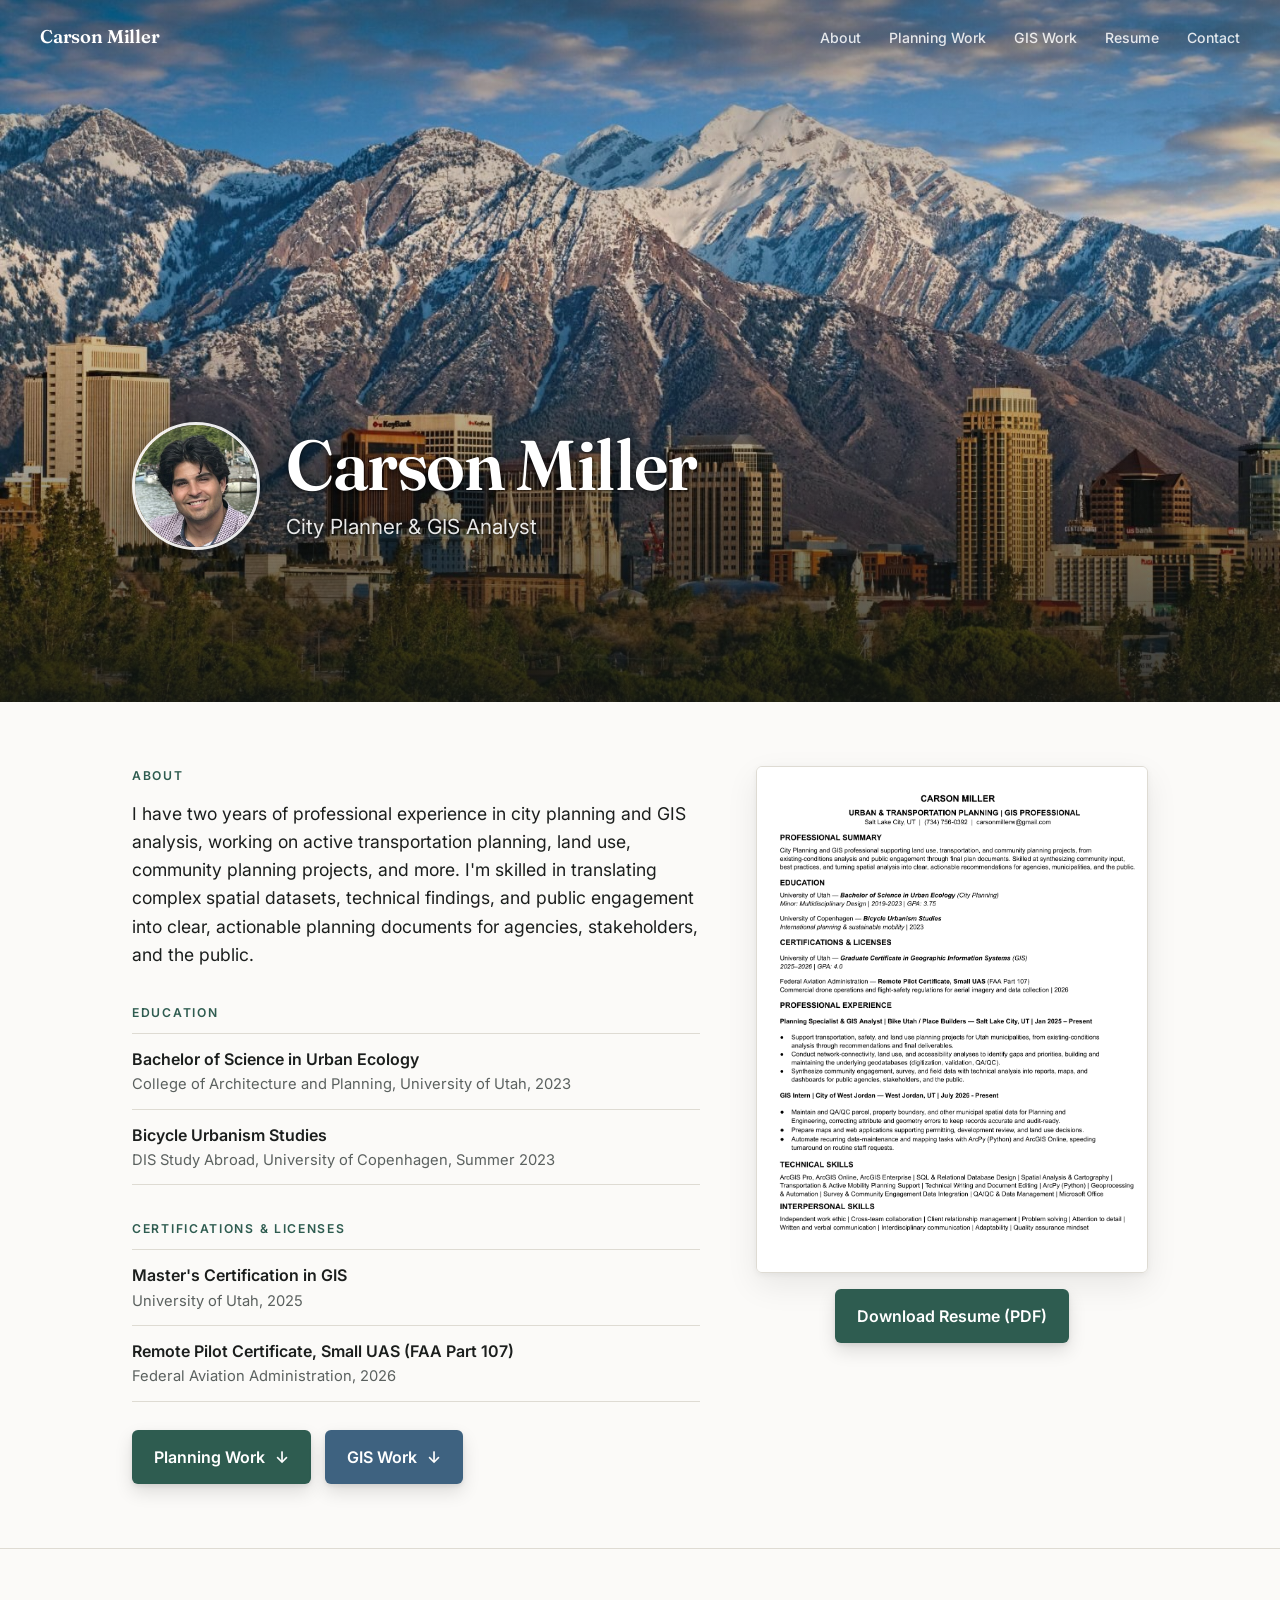
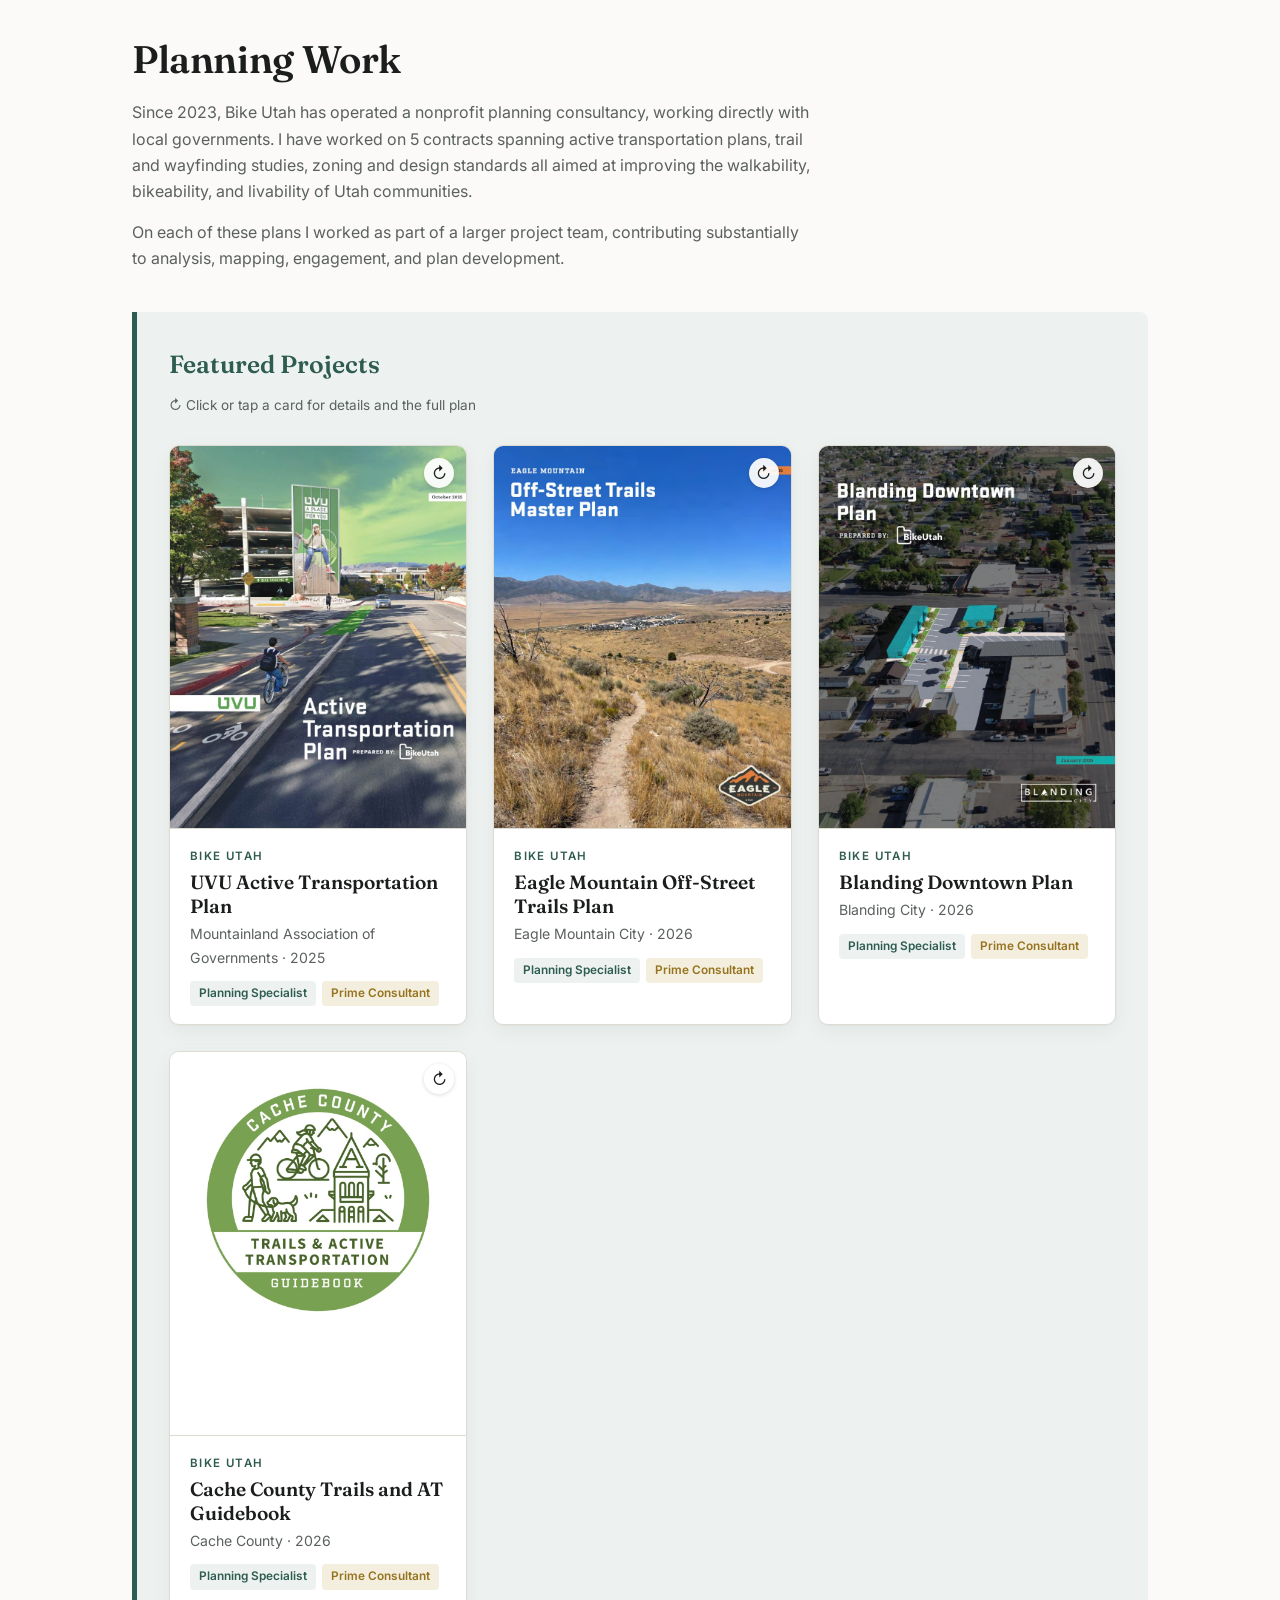
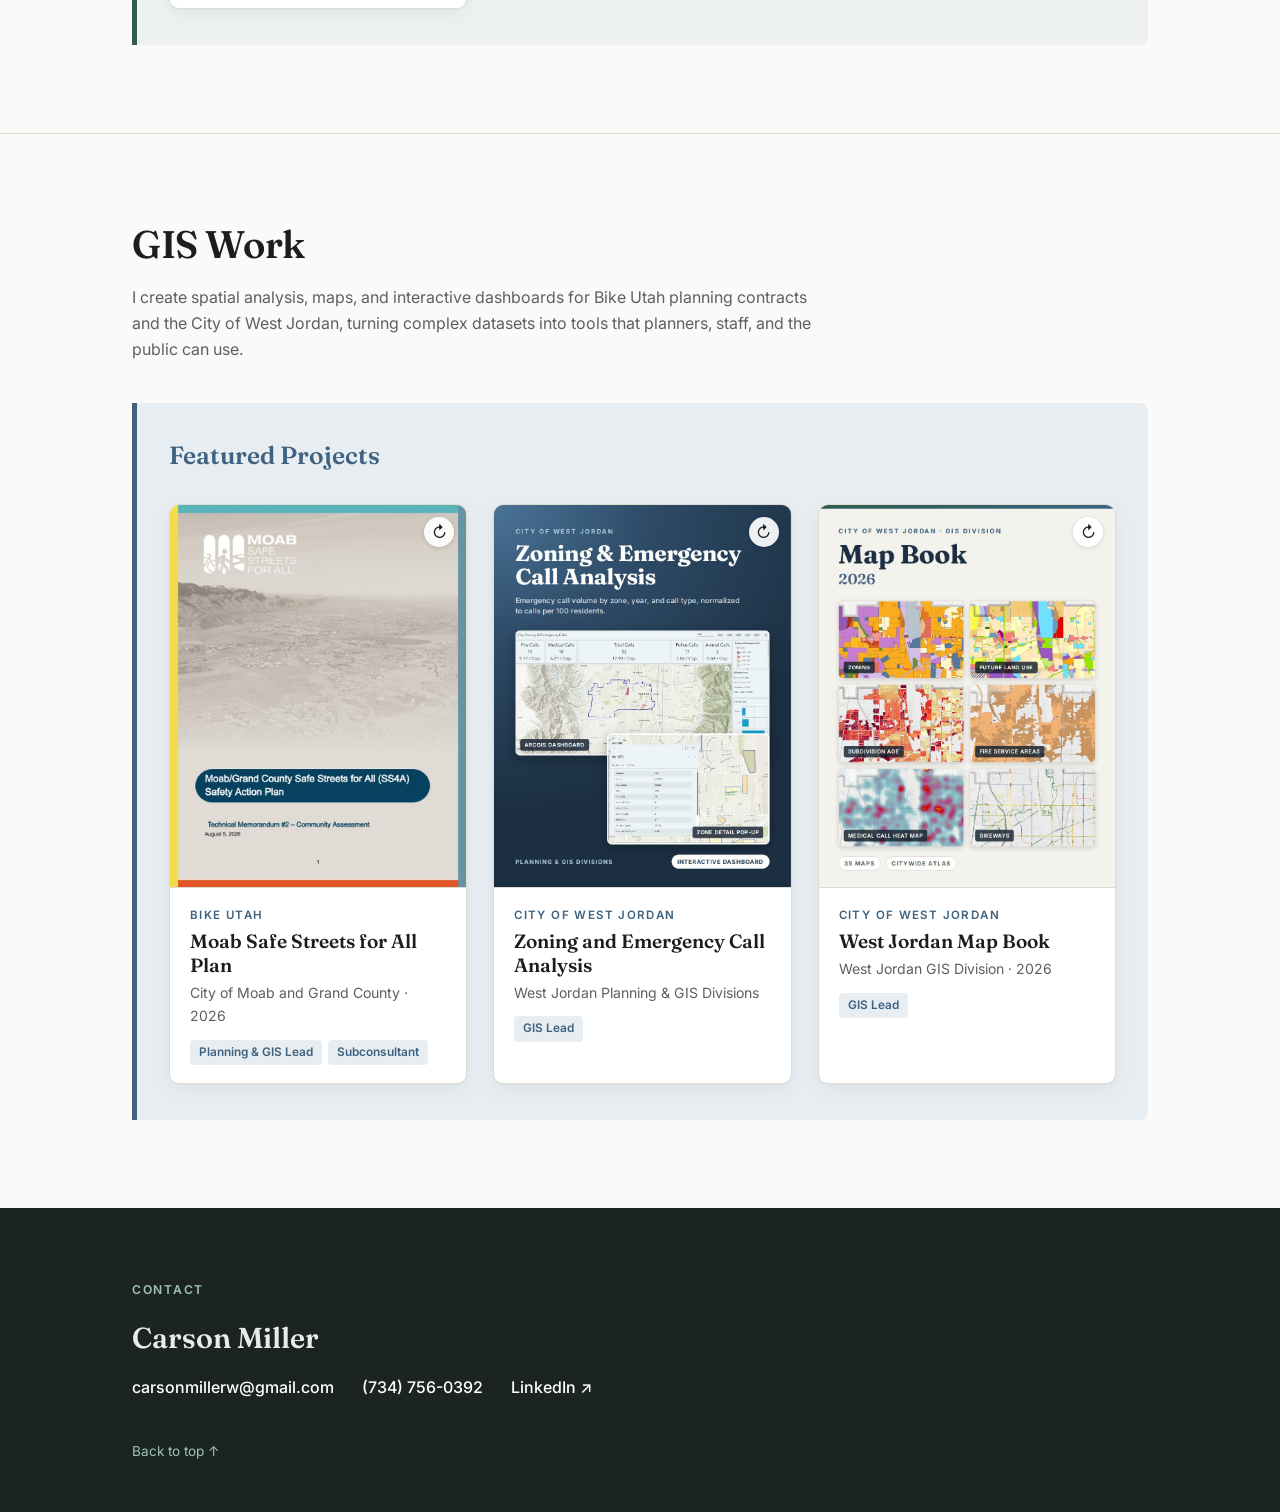
<file: index.html>
<!DOCTYPE html>
<html lang="en">
<head>
<meta charset="UTF-8">
<meta name="viewport" content="width=device-width, initial-scale=1.0">
<title>Carson Miller — City Planner &amp; GIS Analyst</title>
<meta name="description" content="Portfolio of Carson Miller, Planning Specialist and GIS Analyst at Bike Utah and the City of West Jordan, Utah.">
<meta property="og:title" content="Carson Miller — Portfolio">
<meta property="og:description" content="Planning Specialist and GIS Analyst at Bike Utah and the City of West Jordan, Utah.">
<meta property="og:image" content="https://carsonwmiller.github.io/Portfolio/assets/img/hero-slc-skyline.jpg">
<meta property="og:url" content="https://carsonwmiller.github.io/Portfolio/">
<meta property="og:type" content="website">
<meta name="twitter:card" content="summary_large_image">
<link rel="stylesheet" href="assets/css/style.css">
</head>
<body>

<header class="site-nav" id="siteNav">
  <div class="wrap">
    <a class="site-name" href="#top">Carson Miller</a>
    <button class="nav-toggle" id="navToggle" aria-label="Toggle menu" aria-expanded="false" aria-controls="siteNavLinks">
      <span></span><span></span><span></span>
    </button>
    <nav id="siteNavLinks">
      <a href="#about">About</a>
      <a href="#planning">Planning Work</a>
      <a href="#gis">GIS Work</a>
      <a href="#resume">Resume</a>
      <a href="#contact">Contact</a>
    </nav>
  </div>
</header>

<section class="hero" id="top">
  <img src="assets/img/hero-slc-skyline.jpg" alt="Downtown Salt Lake City skyline with the snow-capped Wasatch Mountains behind it">
  <div class="hero-content">
    <div class="wrap">
      <div class="hero-id">
        <img class="hero-photo" src="assets/img/headshot.jpg" alt="Carson Miller">
        <div>
          <h1>Carson Miller</h1>
          <div class="role">City Planner &amp; GIS Analyst</div>
        </div>
      </div>
    </div>
  </div>
</section>

<main>

  <section class="tight" id="about">
    <div class="wrap">
      <div class="about-grid">
        <div>
          <div class="eyebrow">About</div>
          <p class="lead">I have two years of professional experience in city planning and GIS analysis, working on active transportation planning, land use, community planning projects, and more. I'm skilled in translating complex spatial datasets, technical findings, and public engagement into clear, actionable planning documents for agencies, stakeholders, and the public.</p>

          <div class="eyebrow edu-title">Education</div>
          <ul class="degree-list">
            <li>
              <div class="degree-name">Bachelor of Science in Urban Ecology</div>
              <div class="degree-school">College of Architecture and Planning, University of Utah, 2023</div>
            </li>
            <li>
              <div class="degree-name">Bicycle Urbanism Studies</div>
              <div class="degree-school">DIS Study Abroad, University of Copenhagen, Summer 2023</div>
            </li>
          </ul>

          <div class="eyebrow edu-title">Certifications &amp; Licenses</div>
          <ul class="degree-list">
            <li>
              <div class="degree-name">Master's Certification in GIS</div>
              <div class="degree-school">University of Utah, 2025</div>
            </li>
            <li>
              <div class="degree-name">Remote Pilot Certificate, Small UAS (FAA Part 107)</div>
              <div class="degree-school">Federal Aviation Administration, 2026</div>
            </li>
          </ul>

          <div class="btn-row">
            <a class="btn btn-green" href="#planning">Planning Work <span aria-hidden="true">↓</span></a>
            <a class="btn btn-blue" href="#gis">GIS Work <span aria-hidden="true">↓</span></a>
          </div>
        </div>

        <div class="resume-col" id="resume">
          <a href="assets/resume/Carson-Miller-Resume.pdf" target="_blank" rel="noopener">
            <img class="resume-image" src="assets/img/resume-page1.png" alt="Carson Miller's resume">
          </a>
          <div class="resume-actions">
            <a class="btn btn-green" href="assets/resume/Carson-Miller-Resume.pdf" download>Download Resume (PDF)</a>
          </div>
        </div>
      </div>
    </div>
  </section>

  <!-- ================= PLANNING WORK ================= -->
  <section class="section-divide" id="planning">
    <div class="wrap">
      <h2>Planning Work</h2>
      <p class="muted measure">Since 2023, Bike Utah has operated a nonprofit planning consultancy, working directly with local governments. I have worked on 5 contracts spanning active transportation plans, trail and wayfinding studies, zoning and design standards all aimed at improving the walkability, bikeability, and livability of Utah communities.</p>
      <p class="muted measure">On each of these plans I worked as part of a larger project team, contributing substantially to analysis, mapping, engagement, and plan development.</p>

      <div class="cat-block">
        <div class="cat-title">Featured Projects</div>
        <p class="card-hint" id="cardHint">↻ Click or tap a card for details and the full plan</p>
        <div class="proj-grid">

          <!-- UVU -->
          <div class="flip-card" tabindex="0" role="button" aria-label="Utah Valley University Active Transportation Plan — show details">
            <div class="proj-inner">
              <div class="proj-face proj-front">
                <img class="proj-photo cover" src="assets/img/plan-uvu-main.jpg" alt="Cover of the UVU Active Transportation Plan showing a cyclist on a green bike lane near campus">
                <span class="flip-hint" aria-hidden="true">↻</span>
                <div class="proj-front-body">
                  <div class="proj-org">Bike Utah</div>
                  <div class="proj-name">UVU Active Transportation Plan</div>
                  <div class="proj-meta">Mountainland Association of Governments · 2025</div>
                  <div class="proj-tags"><span class="role-tag">Planning Specialist</span><span class="role-tag alt">Prime Consultant</span></div>
                </div>
              </div>
              <div class="proj-face proj-back">
                <img class="proj-photo" src="assets/img/plan-uvu-secondary.jpg" alt="Map of recommended bike loop, multi-use paths, and crossings on the UVU campus">
                <div class="proj-back-body">
                  <div class="proj-back-title">UVU Active Transportation Plan</div>
                  <ul class="proj-desc-list">
                    <li>Campus-wide Active Transportation Plan linking UVU, surrounding neighborhoods, and regional transit</li>
                    <li>Evaluates walking and biking conditions on campus and across the network</li>
                    <li>Identifies major barriers to active commuting</li>
                    <li>Infrastructure and program strategies for students, faculty, staff, and visitors</li>
                  </ul>
                  <div class="proj-links"><a class="proj-link" href="plans/uvu.html">View Full Plan →</a></div>
                </div>
              </div>
            </div>
          </div>

          <!-- Eagle Mountain -->
          <div class="flip-card" tabindex="0" role="button" aria-label="Eagle Mountain Off-Street Trails Plan — show details">
            <div class="proj-inner">
              <div class="proj-face proj-front">
                <img class="proj-photo cover" src="assets/img/plan-eaglemountain-cover.jpg" alt="Cover of the Eagle Mountain Off-Street Trails Master Plan">
                <span class="flip-hint" aria-hidden="true">↻</span>
                <div class="proj-front-body">
                  <div class="proj-org">Bike Utah</div>
                  <div class="proj-name">Eagle Mountain Off-Street Trails Plan</div>
                  <div class="proj-meta">Eagle Mountain City · 2026</div>
                  <div class="proj-tags"><span class="role-tag">Planning Specialist</span><span class="role-tag alt">Prime Consultant</span></div>
                </div>
              </div>
              <div class="proj-face proj-back">
                <img class="proj-photo" src="assets/img/plan-eaglemountain-secondary.jpg" alt="Trail network map of Lower Hidden Valley in Eagle Mountain">
                <div class="proj-back-body">
                  <div class="proj-back-title">Eagle Mountain Off-Street Trails Plan</div>
                  <ul class="proj-desc-list">
                    <li>Off-street trails master plan focused on Hidden Hollow and surrounding public lands</li>
                    <li>Field-based assessment of the existing trail system</li>
                    <li>Identifies safety, drainage, erosion, connectivity, and signage issues</li>
                    <li>Recommendations to improve conditions and expand access for all trail users</li>
                    <li>Evaluated the city's bike park; proposed skill-area and expansion upgrades</li>
                  </ul>
                  <div class="proj-links"><a class="proj-link" href="plans/eagle-mountain.html">View Full Plan →</a></div>
                </div>
              </div>
            </div>
          </div>

          <!-- Blanding -->
          <div class="flip-card" tabindex="0" role="button" aria-label="Blanding Downtown Plan — show details">
            <div class="proj-inner">
              <div class="proj-face proj-front">
                <img class="proj-photo cover" src="assets/img/plan-blanding-cover.jpg" alt="Cover of the Blanding Downtown Plan">
                <span class="flip-hint" aria-hidden="true">↻</span>
                <div class="proj-front-body">
                  <div class="proj-org">Bike Utah</div>
                  <div class="proj-name">Blanding Downtown Plan</div>
                  <div class="proj-meta">Blanding City · 2026</div>
                  <div class="proj-tags"><span class="role-tag">Planning Specialist</span><span class="role-tag alt">Prime Consultant</span></div>
                </div>
              </div>
              <div class="proj-face proj-back">
                <img class="proj-photo" src="assets/img/plan-blanding-secondary.jpg" alt="Aerial rendering of a proposed downtown Blanding block with infill building, midblock walkway, and parking">
                <div class="proj-back-body">
                  <div class="proj-back-title">Blanding Downtown Plan</div>
                  <ul class="proj-desc-list">
                    <li>Recommendations to make downtown more walkable and vibrant</li>
                    <li>Street redesigns, downtown zoning code, wayfinding and street amenities</li>
                    <li>Branding and marketing recommendations</li>
                    <li>Existing conditions analysis</li>
                    <li>Community workshop for engagement</li>
                  </ul>
                  <div class="proj-links"><a class="proj-link" href="plans/blanding.html">View Full Plan →</a></div>
                </div>
              </div>
            </div>
          </div>

          <!-- Cache County -->
          <div class="flip-card" tabindex="0" role="button" aria-label="Cache County Trails and Active Transportation Guidebook — show details">
            <div class="proj-inner">
              <div class="proj-face proj-front">
                <img class="proj-photo cover logo" src="assets/img/plan-cache-logo.jpg" alt="Cache County Trails and Active Transportation Guidebook logo">
                <span class="flip-hint" aria-hidden="true">↻</span>
                <div class="proj-front-body">
                  <div class="proj-org">Bike Utah</div>
                  <div class="proj-name">Cache County Trails and AT Guidebook</div>
                  <div class="proj-meta">Cache County · 2026</div>
                  <div class="proj-tags"><span class="role-tag">Planning Specialist</span><span class="role-tag alt">Prime Consultant</span></div>
                </div>
              </div>
              <div class="proj-face proj-back">
                <img class="proj-photo logo" src="assets/img/plan-cache-logo.jpg" alt="">
                <div class="proj-back-body">
                  <div class="proj-back-title">Cache County Trails and AT Guidebook</div>
                  <ul class="proj-desc-list">
                    <li>Guidebook for municipalities to support implementation of AT facilities</li>
                    <li>More consistent design standards for municipalities to follow</li>
                    <li>Context-sensitive standards aligned with Cache County's unique characteristics</li>
                    <li>Model ordinances and policy tools</li>
                    <li>Hosted 3 community workshops</li>
                  </ul>
                  <div class="proj-links"><span class="proj-status">Ongoing Project</span></div>
                </div>
              </div>
            </div>
          </div>

        </div>
      </div>
    </div>
  </section>

  <!-- ================= GIS WORK ================= -->
  <section class="section-divide" id="gis">
    <div class="wrap">
      <h2>GIS Work</h2>
      <p class="muted measure">I create spatial analysis, maps, and interactive dashboards for Bike Utah planning contracts and the City of West Jordan, turning complex datasets into tools that planners, staff, and the public can use.</p>

      <div class="cat-block cat-blue">
        <div class="cat-title">Featured Projects</div>
        <div class="proj-grid">

          <!-- Moab -->
          <div class="flip-card" tabindex="0" role="button" aria-label="Moab Safe Streets for All Plan — show details">
            <div class="proj-inner">
              <div class="proj-face proj-front">
                <img class="proj-photo cover" src="assets/img/plan-moab-cover.jpg" alt="Cover of the Moab/Grand County Safe Streets for All Safety Action Plan community assessment memo">
                <span class="flip-hint" aria-hidden="true">↻</span>
                <div class="proj-front-body">
                  <div class="proj-org">Bike Utah</div>
                  <div class="proj-name">Moab Safe Streets for All Plan</div>
                  <div class="proj-meta">City of Moab and Grand County · 2026</div>
                  <div class="proj-tags"><span class="role-tag">Planning &amp; GIS Lead</span><span class="role-tag alt">Subconsultant</span></div>
                </div>
              </div>
              <div class="proj-face proj-back">
                <img class="proj-photo" src="assets/img/plan-moab-secondary.jpg" alt="Equity Priority Index map of Moab and Grand County">
                <div class="proj-back-body">
                  <div class="proj-back-title">Moab Safe Streets for All Plan</div>
                  <ul class="proj-desc-list">
                    <li>Community assessment for the Moab/Grand County SS4A Safety Action Plan</li>
                    <li>Built an Equity Priority Index (WFRC method) from 2020 Census blocks and 2024 ACS data</li>
                    <li>Level of Traffic Stress and gap analysis of bike lanes, sidewalks, and crossings</li>
                    <li>Travel shed analysis showing how planned corridor improvements expand walking and biking access to neighborhood and regional centers</li>
                  </ul>
                  <div class="proj-links">
                    <a class="proj-link" href="plans/moab-memo.html">View Full Plan →</a>
                  </div>
                </div>
              </div>
            </div>
          </div>

          <!-- Emergency calls -->
          <div class="flip-card" tabindex="0" role="button" aria-label="Zoning and Emergency Call Analysis — show details">
            <div class="proj-inner">
              <div class="proj-face proj-front">
                <img class="proj-photo cover" src="assets/img/plan-zoning-cover.jpg" alt="Cover for the Zoning and Emergency Call Analysis showing the ArcGIS Dashboard and a zone detail pop-up">
                <span class="flip-hint" aria-hidden="true">↻</span>
                <div class="proj-front-body">
                  <div class="proj-org">City of West Jordan</div>
                  <div class="proj-name">Zoning and Emergency Call Analysis</div>
                  <div class="proj-meta">West Jordan Planning &amp; GIS Divisions</div>
                  <div class="proj-tags"><span class="role-tag">GIS Lead</span></div>
                </div>
              </div>
              <div class="proj-face proj-back">
                <img class="proj-photo" src="assets/img/plan-zoning-secondary.jpg" alt="City Zoning and Emergency Calls ArcGIS Dashboard with call totals, per-capita rates, map, and calls by type">
                <div class="proj-back-body">
                  <div class="proj-back-title">Zoning and Emergency Call Analysis</div>
                  <ul class="proj-desc-list">
                    <li>Compared emergency call volume across zoning areas for the Planning Division</li>
                    <li>Built custom study-area polygons and clipped call data to each zone</li>
                    <li>Estimated zone populations from census block data</li>
                    <li>Calls per 100 residents, by year and call type</li>
                    <li>Interactive ArcGIS Dashboard built for non-GIS staff</li>
                  </ul>
                  <div class="proj-links">
                    <a class="proj-link" href="https://west-jordan-city.maps.arcgis.com/apps/dashboards/5d0755e8b1f54883b22e8482d01b4936" target="_blank" rel="noopener">Open Live Dashboard ↗</a>
                    <a class="proj-link" href="plans/westjordan-emergency.html">Project Workflow →</a>
                  </div>
                </div>
              </div>
            </div>
          </div>

          <!-- Map book -->
          <div class="flip-card" tabindex="0" role="button" aria-label="West Jordan Map Book — show details">
            <div class="proj-inner">
              <div class="proj-face proj-front">
                <img class="proj-photo cover" src="assets/img/plan-mapbook-cover.jpg" alt="Cover for the West Jordan Map Book 2026 showing six maps from the book">
                <span class="flip-hint" aria-hidden="true">↻</span>
                <div class="proj-front-body">
                  <div class="proj-org">City of West Jordan</div>
                  <div class="proj-name">West Jordan Map Book</div>
                  <div class="proj-meta">West Jordan GIS Division · 2026</div>
                  <div class="proj-tags"><span class="role-tag">GIS Lead</span></div>
                </div>
              </div>
              <div class="proj-face proj-back">
                <img class="proj-photo" src="assets/img/plan-mapbook-secondary.jpg" alt="Zoning map of West Jordan from the 2026 Map Book">
                <div class="proj-back-body">
                  <div class="proj-back-title">West Jordan Map Book</div>
                  <ul class="proj-desc-list">
                    <li>2026 citywide reference atlas of 35 maps for city staff</li>
                    <li>Organized by land use, utilities, schools, emergency services, transportation, public works, and districts</li>
                    <li>Includes zoning, future land use, FEMA flood zones, and liquefaction potential</li>
                    <li>2025 medical and fire call maps and heat maps, plus fire station service areas</li>
                    <li>Consistent cartographic template across every map</li>
                  </ul>
                  <div class="proj-links"><a class="proj-link" href="plans/westjordan-map-book.html">View Full Map Book →</a></div>
                </div>
              </div>
            </div>
          </div>

        </div>
      </div>
    </div>
  </section>

</main>

<footer class="contact-footer" id="contact">
  <div class="wrap">
    <div class="eyebrow">Contact</div>
    <div class="contact-name">Carson Miller</div>
    <div class="contact-lines">
      <a href="mailto:carsonmillerw@gmail.com">carsonmillerw@gmail.com</a>
      <a href="tel:+17347560392">(734) 756-0392</a>
      <a href="https://www.linkedin.com/in/carson-miller-039444268/" target="_blank" rel="noopener">LinkedIn ↗</a>
    </div>
    <a class="back-to-top" href="#top">Back to top ↑</a>
  </div>
</footer>

<script>
  const hint = document.getElementById('cardHint');
  function flip(card) {
    document.querySelectorAll('.flip-card.flipped').forEach(c => { if (c !== card) c.classList.remove('flipped'); });
    card.classList.toggle('flipped');
    if (hint) hint.classList.add('hidden');
  }
  document.querySelectorAll('.flip-card').forEach(card => {
    card.addEventListener('click', e => { if (!e.target.closest('a')) flip(card); });
    card.addEventListener('keydown', e => {
      if ((e.key === 'Enter' || e.key === ' ') && !e.target.closest('a')) { e.preventDefault(); flip(card); }
    });
  });

  const nav = document.getElementById('siteNav');
  const onScroll = () => nav.classList.toggle('scrolled', window.scrollY > window.innerHeight * 0.5);
  window.addEventListener('scroll', onScroll, {passive:true});
  onScroll();

  const navToggle = document.getElementById('navToggle');
  const navLinks = document.getElementById('siteNavLinks');
  navToggle.addEventListener('click', () => {
    const open = navLinks.classList.toggle('open');
    navToggle.classList.toggle('open', open);
    navToggle.setAttribute('aria-expanded', open);
    nav.classList.add('scrolled');
  });
  navLinks.querySelectorAll('a').forEach(a => a.addEventListener('click', () => {
    navLinks.classList.remove('open');
    navToggle.classList.remove('open');
    navToggle.setAttribute('aria-expanded', 'false');
  }));
</script>

</body>
</html>
</file>
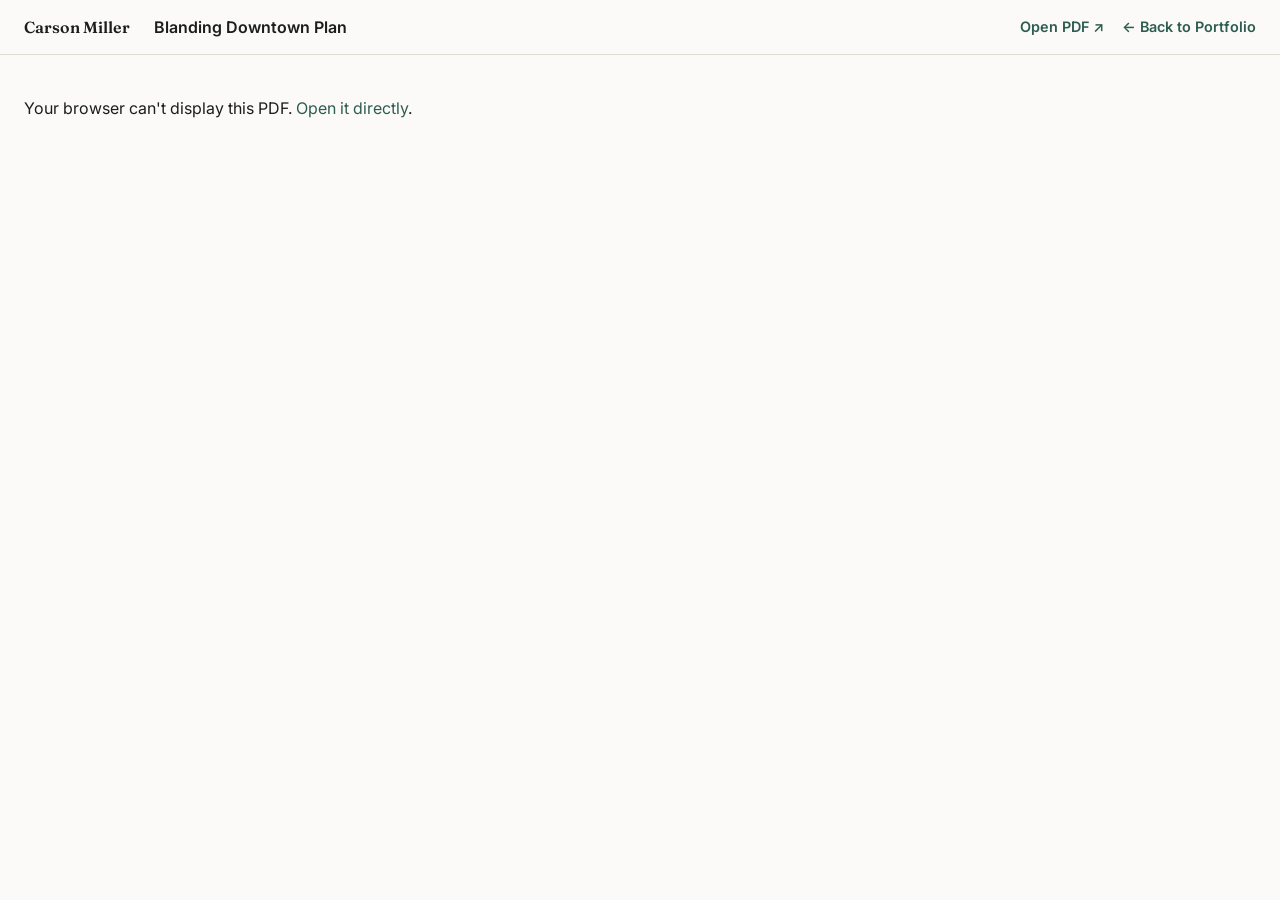
<file: plans/blanding.html>
<!DOCTYPE html>
<html lang="en">
<head>
<meta charset="UTF-8">
<meta name="viewport" content="width=device-width, initial-scale=1.0">
<title>Blanding Downtown Plan — Carson Miller</title>
<link rel="stylesheet" href="../assets/css/style.css">
</head>
<body class="plan-page">
<header class="plan-header">
  <a class="plan-site-name" href="../index.html">Carson Miller</a>
  <div class="plan-title">Blanding Downtown Plan</div>
  <div class="plan-actions"><a href="../assets/plans/blanding-downtown.pdf" target="_blank" rel="noopener">Open PDF ↗</a><a href="../index.html#planning">← Back to Portfolio</a></div>
</header>
<object class="plan-embed" data="../assets/plans/blanding-downtown.pdf#view=FitH" type="application/pdf"><p style="padding:40px 24px;">Your browser can't display this PDF. <a href="../assets/plans/blanding-downtown.pdf">Open it directly</a>.</p></object>
</body>
</html>
</file>
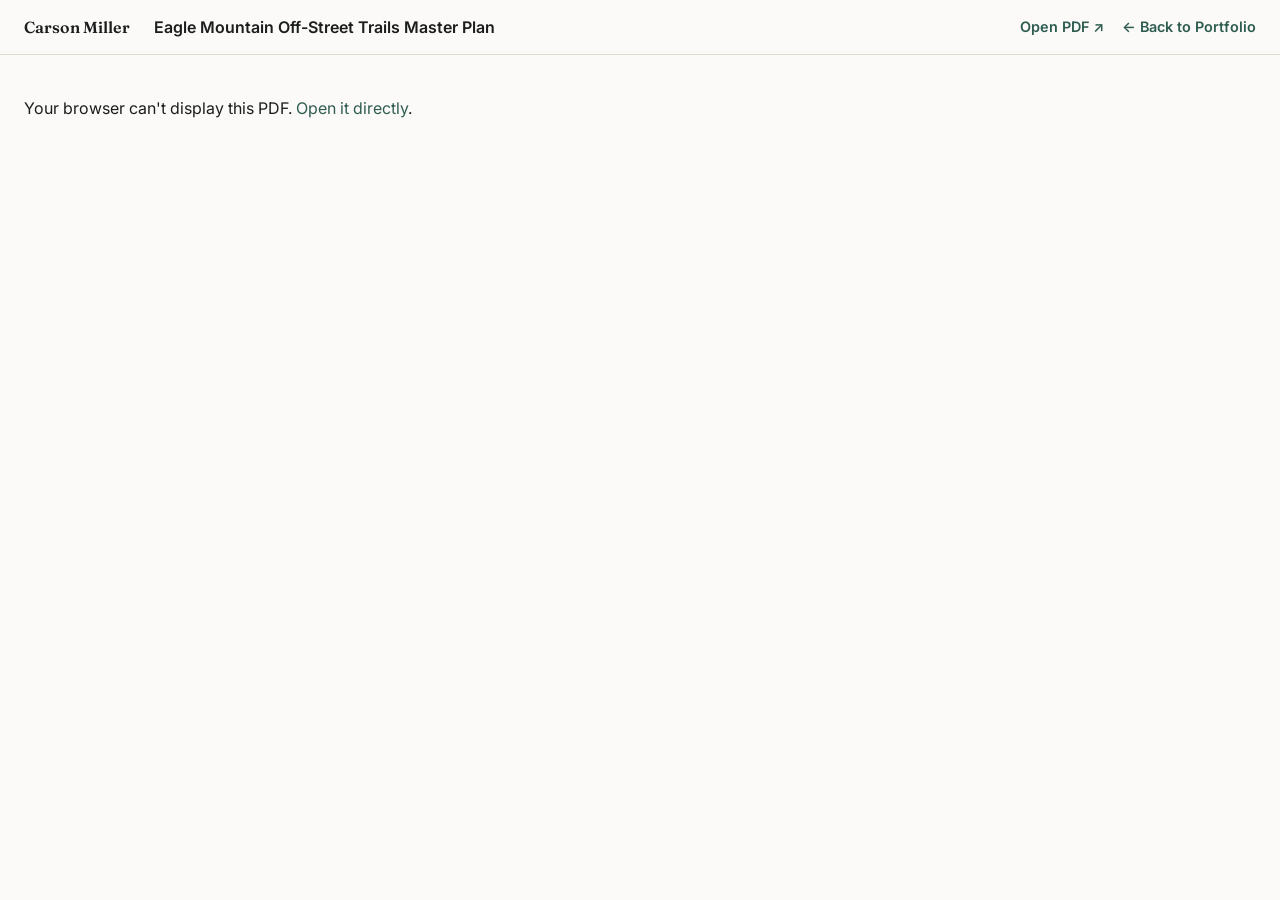
<file: plans/eagle-mountain.html>
<!DOCTYPE html>
<html lang="en">
<head>
<meta charset="UTF-8">
<meta name="viewport" content="width=device-width, initial-scale=1.0">
<title>Eagle Mountain Off-Street Trails Master Plan — Carson Miller</title>
<link rel="stylesheet" href="../assets/css/style.css">
</head>
<body class="plan-page">
<header class="plan-header">
  <a class="plan-site-name" href="../index.html">Carson Miller</a>
  <div class="plan-title">Eagle Mountain Off-Street Trails Master Plan</div>
  <div class="plan-actions"><a href="../assets/plans/eagle-mountain-trails.pdf" target="_blank" rel="noopener">Open PDF ↗</a><a href="../index.html#planning">← Back to Portfolio</a></div>
</header>
<object class="plan-embed" data="../assets/plans/eagle-mountain-trails.pdf#view=FitH" type="application/pdf"><p style="padding:40px 24px;">Your browser can't display this PDF. <a href="../assets/plans/eagle-mountain-trails.pdf">Open it directly</a>.</p></object>
</body>
</html>
</file>
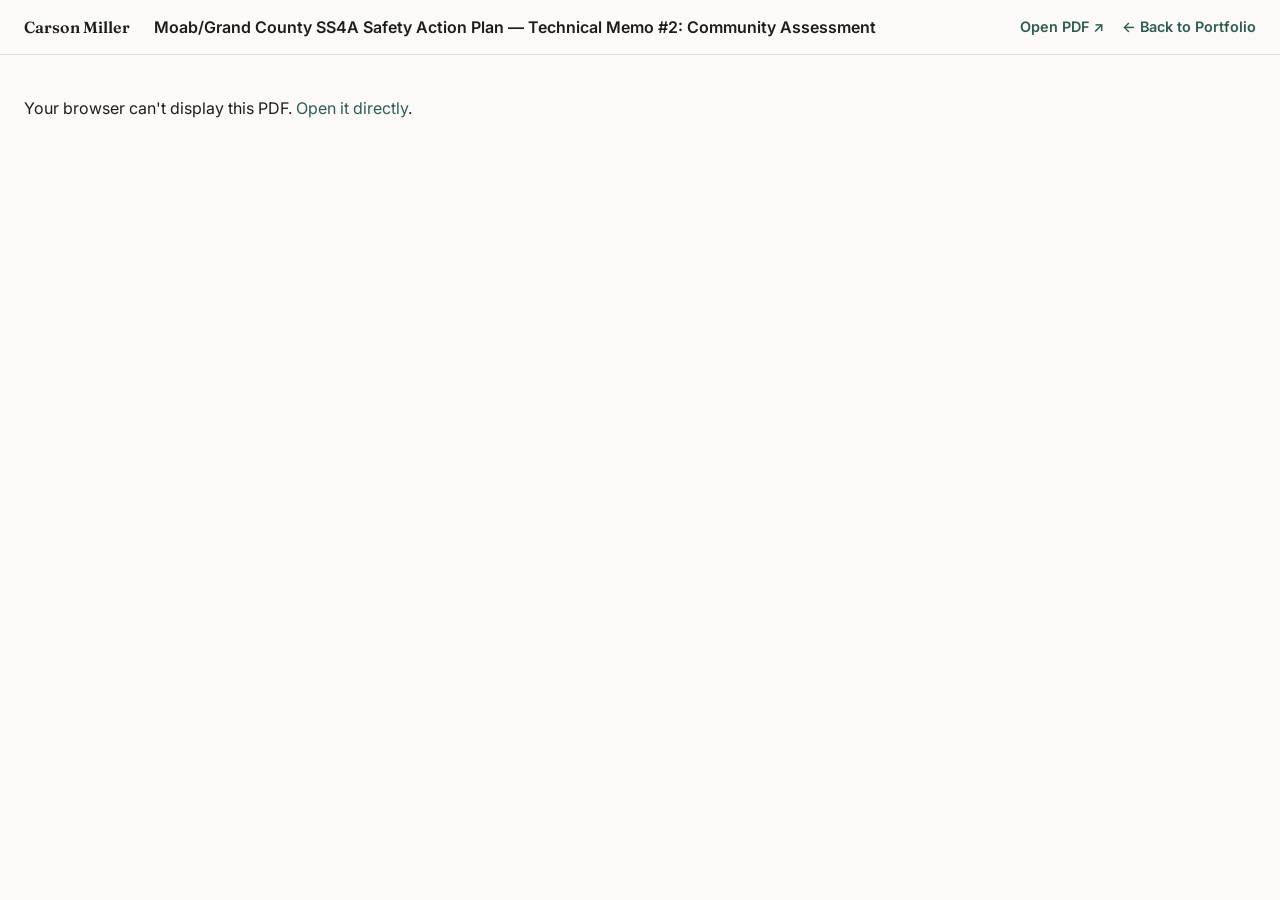
<file: plans/moab-memo.html>
<!DOCTYPE html>
<html lang="en">
<head>
<meta charset="UTF-8">
<meta name="viewport" content="width=device-width, initial-scale=1.0">
<title>Moab/Grand County SS4A Safety Action Plan — Technical Memo #2: Community Assessment — Carson Miller</title>
<link rel="stylesheet" href="../assets/css/style.css">
</head>
<body class="plan-page">
<header class="plan-header">
  <a class="plan-site-name" href="../index.html">Carson Miller</a>
  <div class="plan-title">Moab/Grand County SS4A Safety Action Plan — Technical Memo #2: Community Assessment</div>
  <div class="plan-actions"><a href="../assets/plans/moab-ss4a-memo2.pdf" target="_blank" rel="noopener">Open PDF ↗</a><a href="../index.html#gis">← Back to Portfolio</a></div>
</header>
<object class="plan-embed" data="../assets/plans/moab-ss4a-memo2.pdf#view=FitH" type="application/pdf"><p style="padding:40px 24px;">Your browser can't display this PDF. <a href="../assets/plans/moab-ss4a-memo2.pdf">Open it directly</a>.</p></object>
</body>
</html>
</file>
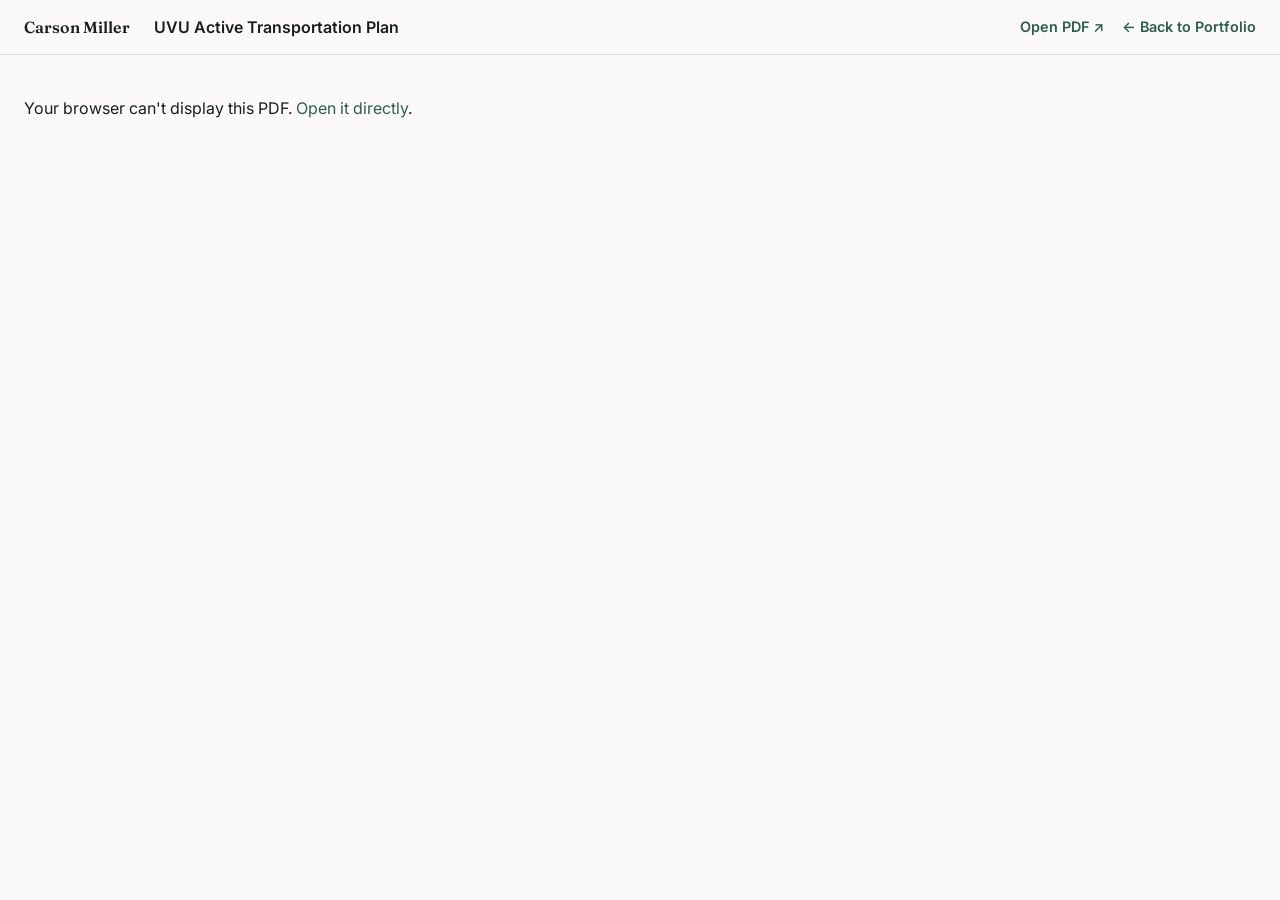
<file: plans/uvu.html>
<!DOCTYPE html>
<html lang="en">
<head>
<meta charset="UTF-8">
<meta name="viewport" content="width=device-width, initial-scale=1.0">
<title>UVU Active Transportation Plan — Carson Miller</title>
<link rel="stylesheet" href="../assets/css/style.css">
</head>
<body class="plan-page">
<header class="plan-header">
  <a class="plan-site-name" href="../index.html">Carson Miller</a>
  <div class="plan-title">UVU Active Transportation Plan</div>
  <div class="plan-actions"><a href="../assets/plans/uvu-atp.pdf" target="_blank" rel="noopener">Open PDF ↗</a><a href="../index.html#planning">← Back to Portfolio</a></div>
</header>
<object class="plan-embed" data="../assets/plans/uvu-atp.pdf#view=FitH" type="application/pdf"><p style="padding:40px 24px;">Your browser can't display this PDF. <a href="../assets/plans/uvu-atp.pdf">Open it directly</a>.</p></object>
</body>
</html>
</file>
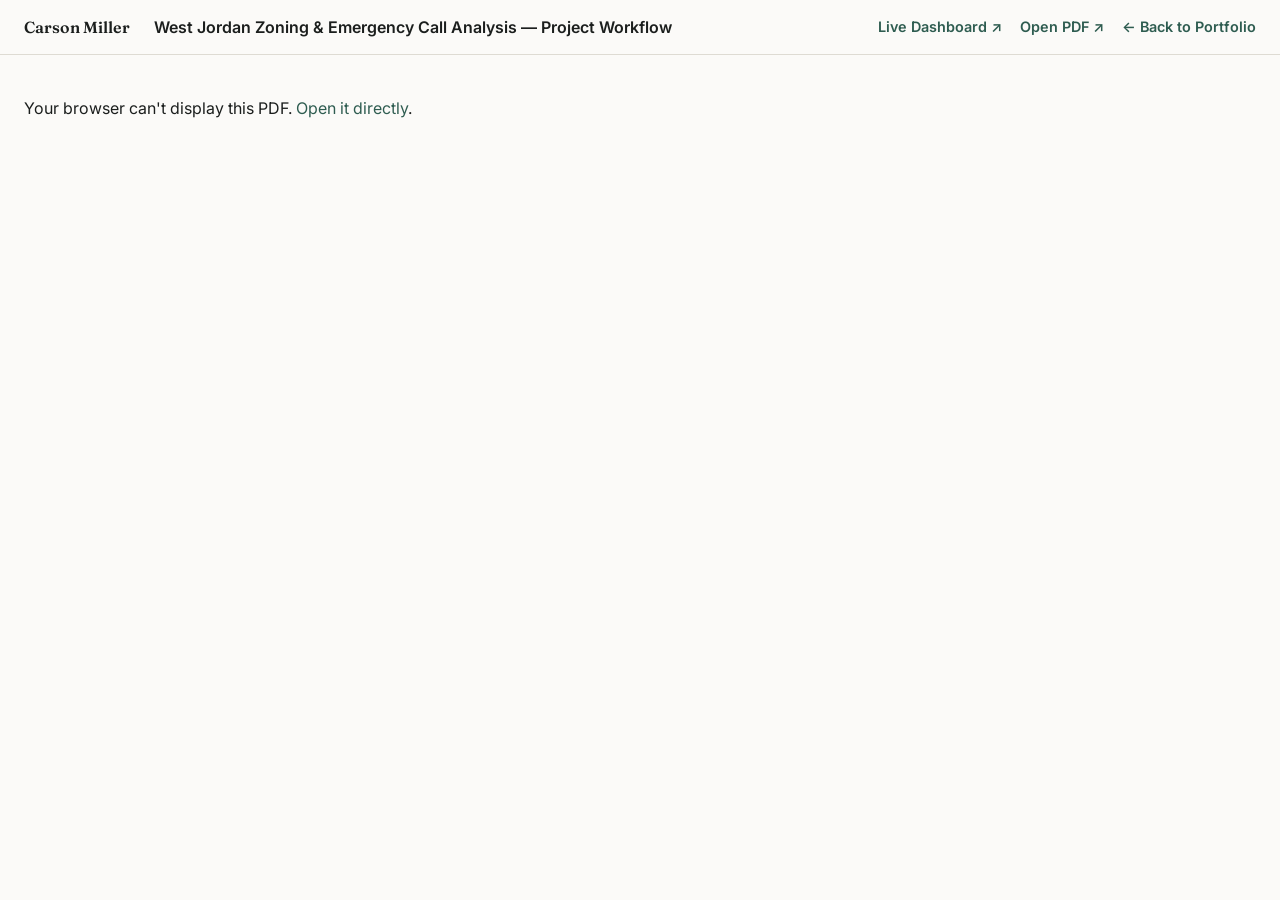
<file: plans/westjordan-emergency.html>
<!DOCTYPE html>
<html lang="en">
<head>
<meta charset="UTF-8">
<meta name="viewport" content="width=device-width, initial-scale=1.0">
<title>West Jordan Zoning &amp; Emergency Call Analysis — Project Workflow — Carson Miller</title>
<link rel="stylesheet" href="../assets/css/style.css">
</head>
<body class="plan-page">
<header class="plan-header">
  <a class="plan-site-name" href="../index.html">Carson Miller</a>
  <div class="plan-title">West Jordan Zoning &amp; Emergency Call Analysis — Project Workflow</div>
  <div class="plan-actions"><a href="https://west-jordan-city.maps.arcgis.com/apps/dashboards/5d0755e8b1f54883b22e8482d01b4936" target="_blank" rel="noopener">Live Dashboard ↗</a><a href="../assets/plans/westjordan-emergency-calls.pdf" target="_blank" rel="noopener">Open PDF ↗</a><a href="../index.html#gis">← Back to Portfolio</a></div>
</header>
<object class="plan-embed" data="../assets/plans/westjordan-emergency-calls.pdf#view=FitH" type="application/pdf"><p style="padding:40px 24px;">Your browser can't display this PDF. <a href="../assets/plans/westjordan-emergency-calls.pdf">Open it directly</a>.</p></object>
</body>
</html>
</file>
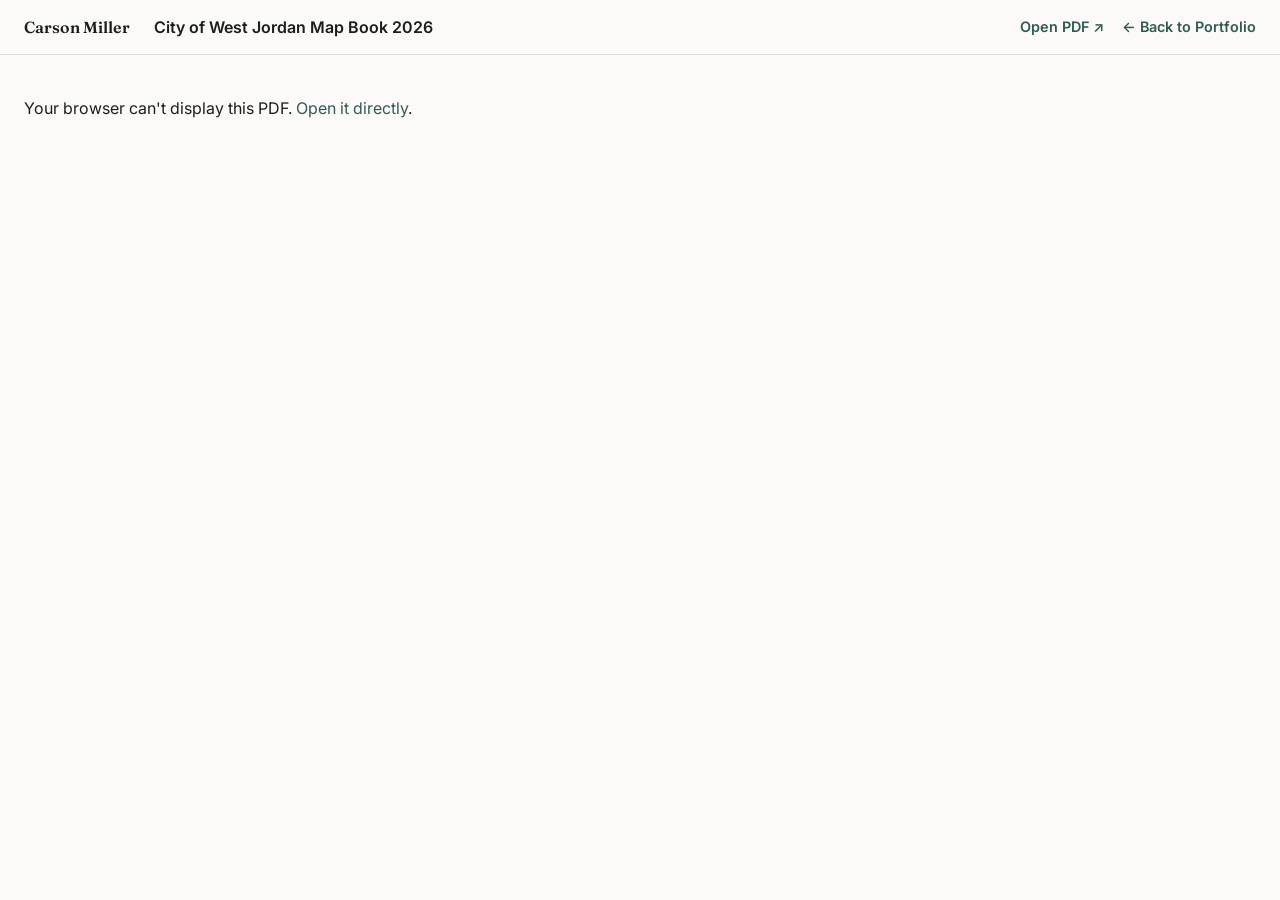
<file: plans/westjordan-map-book.html>
<!DOCTYPE html>
<html lang="en">
<head>
<meta charset="UTF-8">
<meta name="viewport" content="width=device-width, initial-scale=1.0">
<title>City of West Jordan Map Book 2026 — Carson Miller</title>
<link rel="stylesheet" href="../assets/css/style.css">
</head>
<body class="plan-page">
<header class="plan-header">
  <a class="plan-site-name" href="../index.html">Carson Miller</a>
  <div class="plan-title">City of West Jordan Map Book 2026</div>
  <div class="plan-actions"><a href="../assets/plans/westjordan-map-book.pdf" target="_blank" rel="noopener">Open PDF ↗</a><a href="../index.html#gis">← Back to Portfolio</a></div>
</header>
<object class="plan-embed" data="../assets/plans/westjordan-map-book.pdf#view=FitH" type="application/pdf"><p style="padding:40px 24px;">Your browser can't display this PDF. <a href="../assets/plans/westjordan-map-book.pdf">Open it directly</a>.</p></object>
</body>
</html>
</file>
<file: assets/css/style.css>
@import url('https://fonts.googleapis.com/css2?family=Fraunces:opsz,wght@9..144,400;9..144,600;9..144,700&family=Inter:wght@400;500;600;700&display=swap');

:root{
  --bg:#FBFAF8;
  --surface:#FFFFFF;
  --ink:#1B1E1D;
  --ink-soft:#5B615F;
  --line:#DEDBD3;
  --accent:#2E5C50;
  --accent-soft:#EDF2F0;
  --blue:#3E6280;
  --blue-soft:#E7EDF1;
  --gold:#96731E;
  --gold-soft:#F3EEDD;
  --max:1080px;
  --measure:680px;
}

*{box-sizing:border-box;}
html{scroll-behavior:smooth;}
body{
  margin:0;
  background:var(--bg);
  color:var(--ink);
  font-family:'Inter', -apple-system, BlinkMacSystemFont, sans-serif;
  font-size:16px;
  line-height:1.65;
  -webkit-font-smoothing:antialiased;
}
a{color:var(--accent); text-decoration:none;}
a:hover, a:focus-visible{text-decoration:underline;}
img{max-width:100%; display:block;}

.wrap{max-width:var(--max); margin:0 auto; padding:0 32px;}
.measure{max-width:var(--measure);}

h1,h2,.display{font-family:'Fraunces', Georgia, serif;}
h2{font-size:clamp(1.8rem, 3vw, 2.5rem); font-weight:600; margin:0 0 18px; letter-spacing:-0.01em; line-height:1.15;}

.eyebrow{
  font-size:0.76rem; text-transform:uppercase; letter-spacing:0.14em;
  color:var(--accent); font-weight:600; margin-bottom:14px;
}
p{margin:0 0 14px;}
.muted{color:var(--ink-soft);}
.lead{font-size:1.1rem; line-height:1.6;}

/* ---------- nav ---------- */
.site-nav{
  position:fixed; top:0; left:0; right:0; z-index:100;
  padding:22px 0; border-bottom:1px solid transparent;
  transition:background .3s ease, padding .3s ease, border-color .3s ease;
}
.site-nav .wrap{display:flex; justify-content:space-between; align-items:center; gap:16px; max-width:none; padding:0 40px;}
.site-name{font-family:'Fraunces', serif; font-weight:600; font-size:1.15rem; color:#fff; letter-spacing:-0.01em;}
.site-name:hover{text-decoration:none;}
.site-nav nav{display:flex; gap:28px; font-size:0.88rem; font-weight:500;}
.site-nav nav a{color:rgba(255,255,255,0.85);}
.site-nav nav a:hover{color:#fff; text-decoration:none; border-bottom:1px solid #fff;}
.site-nav.scrolled{background:rgba(251,250,248,0.94); backdrop-filter:blur(8px); padding:14px 0; border-bottom-color:var(--line);}
.site-nav.scrolled .site-name{color:var(--ink);}
.site-nav.scrolled nav a{color:var(--ink-soft);}
.site-nav.scrolled nav a:hover{color:var(--accent); border-color:var(--accent);}

.nav-toggle{display:none; flex-direction:column; justify-content:center; gap:5px; width:32px; height:32px; padding:0; background:none; border:none; cursor:pointer;}
.nav-toggle span{width:100%; height:2px; background:#fff; transition:transform .2s ease, opacity .2s ease;}
.site-nav.scrolled .nav-toggle span{background:var(--ink);}
.nav-toggle.open span:nth-child(1){transform:translateY(7px) rotate(45deg);}
.nav-toggle.open span:nth-child(2){opacity:0;}
.nav-toggle.open span:nth-child(3){transform:translateY(-7px) rotate(-45deg);}

/* ---------- hero ---------- */
.hero{position:relative; min-height:78vh; display:flex; align-items:flex-end; overflow:hidden; background:#1c2422;}
.hero > img{position:absolute; inset:0; width:100%; height:100%; object-fit:cover; object-position:50% 55%;}
.hero::after{content:""; position:absolute; inset:0; background:linear-gradient(180deg, rgba(15,20,19,.40) 0%, rgba(15,20,19,.10) 35%, rgba(15,20,19,.35) 65%, rgba(15,20,19,.85) 100%);}
.hero-content{position:relative; z-index:1; width:100%; padding:0 0 64px; color:#fff; text-shadow:0 2px 14px rgba(0,0,0,.55), 0 1px 3px rgba(0,0,0,.5);}
.hero-id{display:flex; align-items:center; gap:26px;}
.hero-photo{width:128px; height:128px; border-radius:50%; object-fit:cover; object-position:center; border:3px solid rgba(255,255,255,.9); box-shadow:0 6px 24px rgba(0,0,0,.35); flex-shrink:0;}
.hero h1{font-size:clamp(2.6rem, 6vw, 4.4rem); font-weight:600; margin:0 0 8px; letter-spacing:-0.02em; line-height:1.05;}
.hero .role{font-size:clamp(1.05rem, 2vw, 1.3rem); color:rgba(255,255,255,.9);}
.hero-credit{position:absolute; right:16px; bottom:10px; z-index:1; font-size:.72rem; color:rgba(255,255,255,.55);}

/* ---------- sections ---------- */
section{padding:88px 0;}
section.tight{padding:64px 0;}
.section-divide{border-top:1px solid var(--line);}

.about-grid{display:grid; grid-template-columns:1.45fr 1fr; gap:56px; align-items:start;}
.resume-col{scroll-margin-top:90px;}
.resume-image{width:100%; border:1px solid var(--line); border-radius:6px; box-shadow:0 2px 6px rgba(0,0,0,.05), 0 12px 32px rgba(0,0,0,.08); transition:transform .2s ease, box-shadow .2s ease;}
.resume-col a:hover .resume-image{transform:translateY(-2px); box-shadow:0 4px 10px rgba(0,0,0,.07), 0 18px 40px rgba(0,0,0,.12);}
.resume-actions{margin-top:16px; display:flex; justify-content:center;}
.edu-title{margin:34px 0 0;}
.degree-list{list-style:none; padding:0; margin:10px 0 8px;}
.degree-list + .btn-row, .degree-list ~ .btn-row{margin-top:28px;}
.degree-list li{padding:12px 0; border-top:1px solid var(--line);}
.degree-list li:last-child{border-bottom:1px solid var(--line);}
.degree-name{font-weight:600;}
.degree-note{color:var(--ink-soft); font-size:.86rem; margin-top:2px;}
.degree-school{color:var(--ink-soft); font-size:.92rem;}


.btn-row{display:flex; flex-wrap:wrap; gap:14px; margin-top:14px;}
.btn{display:inline-flex; align-items:center; gap:10px; padding:14px 22px; border-radius:6px; font-weight:600; font-size:1rem; color:#fff; border:none; box-shadow:0 2px 4px rgba(0,0,0,.08), 0 8px 18px rgba(0,0,0,.12); transition:transform .15s ease, box-shadow .15s ease, filter .15s ease;}
.btn:hover, .btn:focus-visible{text-decoration:none; color:#fff; transform:translateY(-1px); filter:brightness(1.08); box-shadow:0 4px 8px rgba(0,0,0,.1), 0 12px 24px rgba(0,0,0,.16);}
.btn:active{transform:translateY(0);}
.btn-green{background:var(--accent);}
.btn-blue{background:var(--blue);}

/* ---------- work sections ---------- */
.cat-block{margin-top:40px; padding:32px 32px 36px; background:var(--accent-soft); border-left:5px solid var(--accent); border-radius:0 8px 8px 0;}
.cat-block.cat-blue{background:var(--blue-soft); border-left-color:var(--blue);}
.cat-title{font-family:'Fraunces', serif; font-size:1.55rem; font-weight:600; margin-bottom:6px; color:var(--accent);}
.cat-blue .cat-title{color:var(--blue);}
.cat-desc{color:var(--ink-soft); max-width:var(--measure);}
.org-tag{display:inline-block; font-size:.75rem; letter-spacing:.1em; text-transform:uppercase; font-weight:600; color:var(--accent); margin-bottom:10px;}
.cat-blue .org-tag{color:var(--blue);}

.proj-grid{display:grid; grid-template-columns:repeat(3, minmax(0, 1fr)); gap:26px; margin-top:28px; align-items:stretch;}

.card-hint{font-size:.85rem; color:var(--ink-soft); margin-top:10px; transition:opacity .4s ease;}
.card-hint.hidden{opacity:0;}

/* flip cards */
.flip-card{perspective:1400px; cursor:pointer;}
.flip-card:focus-visible{outline:3px solid var(--accent); outline-offset:4px; border-radius:10px;}
.proj-inner{position:relative; display:grid; width:100%; height:100%; transition:transform .6s cubic-bezier(.3,.7,.3,1); transform-style:preserve-3d;}
.flip-card.flipped .proj-inner{transform:rotateY(180deg);}
.proj-face{position:relative; grid-area:1 / 1; backface-visibility:hidden; -webkit-backface-visibility:hidden; background:var(--surface); border:1px solid var(--line); border-radius:10px; overflow:hidden; display:flex; flex-direction:column; box-shadow:0 1px 2px rgba(0,0,0,.04), 0 6px 20px rgba(0,0,0,.05);}
.proj-back{transform:rotateY(180deg);}
.proj-photo{width:100%; height:300px; object-fit:cover; object-position:top center; border-bottom:1px solid var(--line);}
.proj-back .proj-photo{height:130px; object-position:center;}
.proj-photo.logo{object-fit:contain; object-position:center; background:#fff; padding:24px;}
.proj-back .proj-photo.logo{padding:12px;}
.proj-photo.cover{height:auto; aspect-ratio:612 / 792; object-fit:cover; object-position:top center;}
.proj-photo.cover.contain{object-fit:contain; object-position:center; background:#ececec;}
.proj-photo.cover.logo{object-fit:contain; padding:28px;}
.proj-front-body{padding:18px 20px; display:flex; flex-direction:column; gap:4px;}
.proj-org{font-size:.72rem; text-transform:uppercase; letter-spacing:.12em; font-weight:600; color:var(--accent);}
.cat-blue .proj-org{color:var(--blue);}
.proj-name{font-family:'Fraunces', serif; font-size:1.2rem; font-weight:600; line-height:1.25;}
.proj-meta{font-size:.88rem; color:var(--ink-soft);}
.proj-tags{display:flex; flex-wrap:wrap; gap:6px; margin-top:8px;}
.role-tag{font-size:.74rem; padding:3px 9px; border-radius:4px; background:var(--accent-soft); color:var(--accent); font-weight:600;}
.role-tag.alt{background:var(--gold-soft); color:var(--gold);}
.cat-blue .role-tag{background:var(--blue-soft); color:var(--blue);}
.flip-hint{position:absolute; top:12px; right:12px; width:30px; height:30px; border-radius:50%; background:rgba(255,255,255,.92); display:grid; place-items:center; font-size:1rem; color:var(--ink); box-shadow:0 1px 4px rgba(0,0,0,.15);}

.proj-back-body{padding:16px 20px 18px; display:flex; flex-direction:column; flex:1; min-height:0;}
.proj-back-title{font-weight:600; font-size:.95rem; margin-bottom:6px;}
.proj-desc-list{margin:0; padding-left:18px; font-size:.87rem; line-height:1.5; color:var(--ink); overflow:auto; flex:1;}
.proj-desc-list li{margin-bottom:5px;}
.proj-links{display:flex; flex-wrap:wrap; gap:6px 16px; margin-top:12px; padding-top:10px; border-top:1px solid var(--line);}
.proj-link{font-weight:600; font-size:.88rem;}
.cat-blue .proj-link{color:var(--blue);}

/* placeholder art when a project has no image yet */
.proj-placeholder{height:300px; display:grid; place-items:center; text-align:center; color:#fff; padding:24px; position:relative; overflow:hidden; border-bottom:1px solid var(--line);
  background:
    repeating-linear-gradient(0deg, rgba(255,255,255,.07) 0 1px, transparent 1px 34px),
    repeating-linear-gradient(90deg, rgba(255,255,255,.07) 0 1px, transparent 1px 34px),
    linear-gradient(135deg, #2E5C50, #1f3f37);}
.proj-back .proj-placeholder{height:130px;}
.proj-placeholder.cover{height:auto; aspect-ratio:612 / 792;}
.proj-status{font-size:.78rem; text-transform:uppercase; letter-spacing:.12em; font-weight:600; color:var(--gold); background:var(--gold-soft); padding:4px 10px; border-radius:4px;}
.proj-placeholder.blue{background:
    repeating-linear-gradient(0deg, rgba(255,255,255,.07) 0 1px, transparent 1px 34px),
    repeating-linear-gradient(90deg, rgba(255,255,255,.07) 0 1px, transparent 1px 34px),
    linear-gradient(135deg, #3E6280, #26405a);}
.proj-placeholder .ph-label{font-family:'Fraunces', serif; font-size:1.35rem; font-weight:600; line-height:1.2;}
.proj-placeholder .ph-sub{font-size:.8rem; opacity:.8; margin-top:6px; letter-spacing:.08em; text-transform:uppercase;}

.coming-soon{border:2px dashed var(--line); border-radius:10px; display:flex; flex-direction:column; justify-content:center; align-items:center; text-align:center; padding:32px; color:var(--ink-soft); background:rgba(255,255,255,.5);}
.coming-soon .proj-name{color:var(--ink); margin-bottom:6px;}
.coming-soon .status{margin-top:14px; font-size:.75rem; text-transform:uppercase; letter-spacing:.12em; font-weight:600; color:var(--blue);}

/* ---------- contact ---------- */
.contact-footer{background:#1c2422; color:#e8ece9; padding:72px 0 48px;}
.contact-footer .eyebrow{color:#9cc3b6;}
.contact-name{font-family:'Fraunces', serif; font-size:1.8rem; font-weight:600; margin-bottom:12px;}
.contact-lines{display:flex; flex-wrap:wrap; gap:10px 28px;}
.contact-lines a{color:#fff; font-weight:500;}
.back-to-top{display:inline-block; margin-top:40px; font-size:.85rem; color:#9cc3b6;}

/* ---------- plan viewer pages ---------- */
.plan-page{display:flex; flex-direction:column; height:100vh; margin:0;}
.plan-header{display:flex; align-items:center; gap:24px; padding:14px 24px; background:var(--bg); border-bottom:1px solid var(--line); flex-wrap:wrap;}
.plan-site-name{font-family:'Fraunces', serif; font-weight:600; color:var(--ink);}
.plan-title{font-weight:600; flex:1; min-width:200px;}
.plan-actions{display:flex; gap:18px; font-size:.9rem; font-weight:600; flex-wrap:wrap;}
.plan-embed{flex:1; width:100%; border:0; min-height:0;}
.plan-note{padding:10px 24px; font-size:.85rem; background:var(--gold-soft); color:#5d4712; border-bottom:1px solid var(--line);}

/* ---------- responsive ---------- */
@media (max-width:860px){
  .about-grid{grid-template-columns:1fr; gap:40px;}
  .resume-col{max-width:460px;}
  .proj-grid{grid-template-columns:repeat(2, minmax(0, 1fr));}
}
@media (max-width:720px){
  .wrap{padding:0 16px;}
  .site-nav .wrap{padding:0 16px;}
  .nav-toggle{display:flex;}
  .site-nav nav{display:none; position:absolute; top:100%; left:0; right:0; flex-direction:column; gap:0; background:var(--bg); border-bottom:1px solid var(--line);}
  .site-nav nav.open{display:flex;}
  .site-nav nav a{color:var(--ink); padding:14px 16px; border-top:1px solid var(--line);}
  .site-nav nav a:hover{border-bottom:none;}
  section{padding:64px 0;}
  .cat-block{padding:22px 16px 24px; margin-left:-16px; margin-right:-16px; border-radius:0;}
  .proj-grid{grid-template-columns:1fr;}
  .coming-soon{min-height:260px;}
  .hero{min-height:70vh;}
  .hero-id{gap:16px;}
  .hero-photo{width:84px; height:84px;}
  .plan-header{padding:12px 16px; gap:10px;}
}
@media (prefers-reduced-motion:reduce){
  html{scroll-behavior:auto;}
  .proj-inner{transition:none;}
}
</file>
